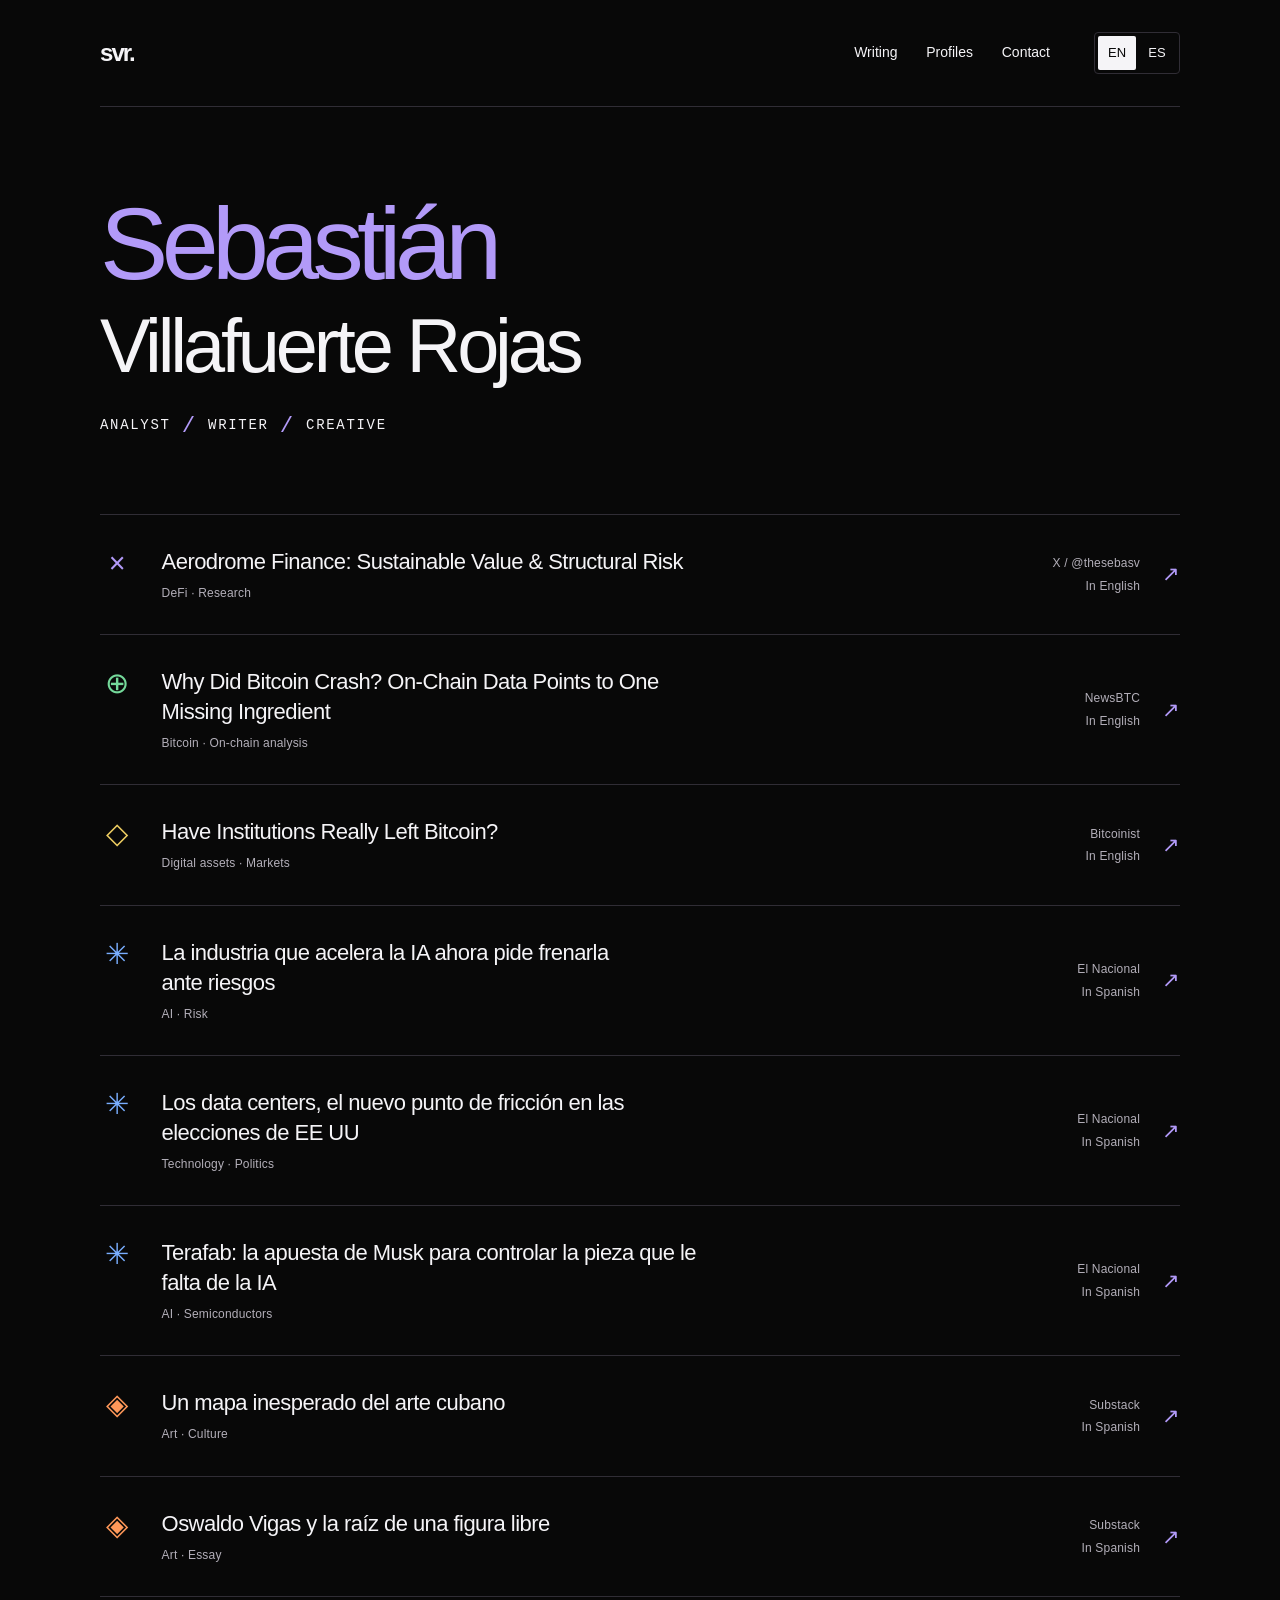
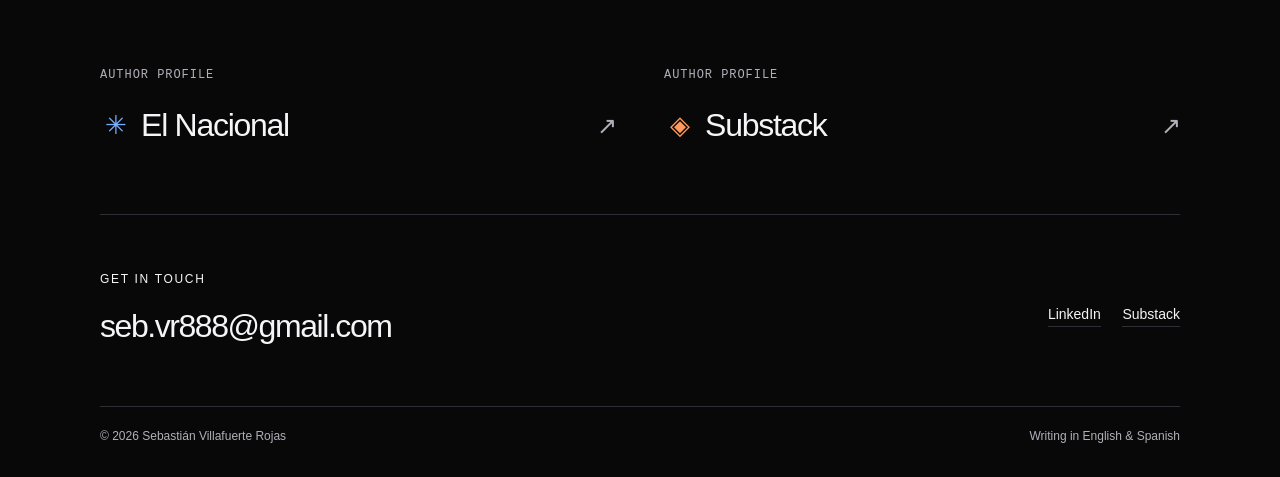
<file: index.html>
<!doctype html>
<html lang="en">
<head>
  <meta charset="utf-8">
  <meta name="viewport" content="width=device-width, initial-scale=1">
  <meta name="description" content="Selected writing by Sebastián Villafuerte Rojas. Technology, digital assets, art and culture. In English and Spanish.">
  <meta name="theme-color" content="#080808">
  <meta property="og:type" content="website">
  <meta property="og:title" content="Sebastián Villafuerte Rojas — Writing & research">
  <meta property="og:description" content="Selected writing by Sebastián Villafuerte Rojas. Technology, digital assets, art and culture. In English and Spanish.">
  <meta property="og:locale" content="en_US">
  <meta name="twitter:card" content="summary">
  <title>Sebastián Villafuerte Rojas — Writing & research</title>
  <link rel="icon" href="./favicon.svg" type="image/svg+xml">
  <link rel="alternate" hreflang="en" href="./index.html">
  <link rel="alternate" hreflang="es" href="./es.html">
  <link rel="alternate" hreflang="x-default" href="./index.html">
  <link rel="stylesheet" href="./styles.css?v=4">
</head>
<body id="top">
  <a class="skip" href="#main">Skip to content</a>
  <div class="shell">
    <header class="header">
      <a class="wordmark" href="#top" aria-label="Sebastián Villafuerte Rojas">svr.</a>
      <div class="header-right">
        <nav class="navigation" aria-label="Main navigation">
          <a href="#work">Writing</a>
          <a class="about-link" href="#profiles">Profiles</a>
          <a href="#contact">Contact</a>
        </nav>
        <nav class="language" aria-label="Language">
          <a href="./index.html" lang="en" hreflang="en" aria-label="English" aria-current="page">EN</a>
          <a href="./es.html" lang="es" hreflang="es" aria-label="Español">ES</a>
        </nav>
      </div>
    </header>
    <main id="main" tabindex="-1">
      <section class="hero" aria-labelledby="name">
        <h1 id="name"><span class="first-name">Sebastián</span><span>Villafuerte Rojas</span></h1>
        <p class="intro"><span>Analyst</span><span class="role-divider" aria-hidden="true">/</span><span>Writer</span><span class="role-divider" aria-hidden="true">/</span><span>Creative</span></p>
      </section>
      <section id="work" aria-label="Writing">
        <ul class="works">
      <li>
        <a class="work" href="https://x.com/thesebasv/status/2066897389949002223" hreflang="en">
          <span class="publication-symbol research" aria-hidden="true">×</span>
          <div><h2 class="work-title" lang="en">Aerodrome Finance: Sustainable Value &amp; Structural Risk</h2><span class="work-topic">DeFi · Research</span></div>
          <div class="work-meta"><span>X / @thesebasv</span><span class="original-language">In English</span></div>
          <span class="arrow" aria-hidden="true">↗</span>
        </a>
      </li>
      <li>
        <a class="work" href="https://www.newsbtc.com/bitcoin-news/why-did-bitcoin-crash-on-chain-data-points-to-one-missing-ingredient/" hreflang="en">
          <span class="publication-symbol newsbtc" aria-hidden="true">⊕</span>
          <div><h2 class="work-title" lang="en">Why Did Bitcoin Crash? On-Chain Data Points to One Missing Ingredient</h2><span class="work-topic">Bitcoin · On-chain analysis</span></div>
          <div class="work-meta"><span>NewsBTC</span><span class="original-language">In English</span></div>
          <span class="arrow" aria-hidden="true">↗</span>
        </a>
      </li>
      <li>
        <a class="work" href="https://bitcoinist.com/institutions-really-left-bitcoin-analyst-explains/" hreflang="en">
          <span class="publication-symbol bitcoinist" aria-hidden="true">◇</span>
          <div><h2 class="work-title" lang="en">Have Institutions Really Left Bitcoin?</h2><span class="work-topic">Digital assets · Markets</span></div>
          <div class="work-meta"><span>Bitcoinist</span><span class="original-language">In English</span></div>
          <span class="arrow" aria-hidden="true">↗</span>
        </a>
      </li>
      <li>
        <a class="work" href="https://www.elnacional.com/2026/09/la-industria-que-acelera-la-ia-ahora-pide-frenarla-ante-riesgos/" hreflang="es">
          <span class="publication-symbol nacional" aria-hidden="true">✳</span>
          <div><h2 class="work-title" lang="es">La industria que acelera la IA ahora pide frenarla ante riesgos</h2><span class="work-topic">AI · Risk</span></div>
          <div class="work-meta"><span>El Nacional</span><span class="original-language">In Spanish</span></div>
          <span class="arrow" aria-hidden="true">↗</span>
        </a>
      </li>
      <li>
        <a class="work" href="https://www.elnacional.com/2026/09/los-data-centers-el-nuevo-punto-de-friccion-en-las-elecciones-de-ee-uu/" hreflang="es">
          <span class="publication-symbol nacional" aria-hidden="true">✳</span>
          <div><h2 class="work-title" lang="es">Los data centers, el nuevo punto de fricción en las elecciones de EE UU</h2><span class="work-topic">Technology · Politics</span></div>
          <div class="work-meta"><span>El Nacional</span><span class="original-language">In Spanish</span></div>
          <span class="arrow" aria-hidden="true">↗</span>
        </a>
      </li>
      <li>
        <a class="work" href="https://www.elnacional.com/2026/08/terafab-la-apuesta-de-musk-para-controlar-la-pieza-que-le-falta-de-la-ia/" hreflang="es">
          <span class="publication-symbol nacional" aria-hidden="true">✳</span>
          <div><h2 class="work-title" lang="es">Terafab: la apuesta de Musk para controlar la pieza que le falta de la IA</h2><span class="work-topic">AI · Semiconductors</span></div>
          <div class="work-meta"><span>El Nacional</span><span class="original-language">In Spanish</span></div>
          <span class="arrow" aria-hidden="true">↗</span>
        </a>
      </li>
      <li>
        <a class="work" href="https://soysebastian888.substack.com/p/un-mapa-inesperado-del-arte-cubano" hreflang="es">
          <span class="publication-symbol substack" aria-hidden="true">◈</span>
          <div><h2 class="work-title" lang="es">Un mapa inesperado del arte cubano</h2><span class="work-topic">Art · Culture</span></div>
          <div class="work-meta"><span>Substack</span><span class="original-language">In Spanish</span></div>
          <span class="arrow" aria-hidden="true">↗</span>
        </a>
      </li>
      <li>
        <a class="work" href="https://soysebastian888.substack.com/p/oswaldo-vigas-y-la-raiz-de-una-figura" hreflang="es">
          <span class="publication-symbol substack" aria-hidden="true">◈</span>
          <div><h2 class="work-title" lang="es">Oswaldo Vigas y la raíz de una figura libre</h2><span class="work-topic">Art · Essay</span></div>
          <div class="work-meta"><span>Substack</span><span class="original-language">In Spanish</span></div>
          <span class="arrow" aria-hidden="true">↗</span>
        </a>
      </li>
        </ul>
      </section>
      <nav class="profiles" id="profiles" aria-label="Profiles">
        <a class="profile-link" href="https://www.elnacional.com/author/sebastian-villafuerte/">
          <span class="profile-caption">Author profile</span>
          <span class="profile-name"><span class="publication-symbol nacional" aria-hidden="true">✳</span>El Nacional<span class="profile-arrow" aria-hidden="true">↗</span></span>
        </a>
        <a class="profile-link" href="https://soysebastian888.substack.com/">
          <span class="profile-caption">Author profile</span>
          <span class="profile-name"><span class="publication-symbol substack" aria-hidden="true">◈</span>Substack<span class="profile-arrow" aria-hidden="true">↗</span></span>
        </a>
      </nav>
      <section class="contact" id="contact" aria-labelledby="contact-heading">
        <div><h2 class="section-title" id="contact-heading">Get in touch</h2><a class="email" href="mailto:seb.vr888@gmail.com">seb.vr888@gmail.com</a></div>
        <nav class="social" aria-label="Contact">
          <a href="https://www.linkedin.com/in/sebastian-villafuerte/">LinkedIn</a>
          <a href="https://soysebastian888.substack.com/">Substack</a>
        </nav>
      </section>
    </main>
    <footer class="footer"><span>© 2026 Sebastián Villafuerte Rojas</span><span>Writing in English & Spanish</span></footer>
  </div>
</body>
</html>
</file>
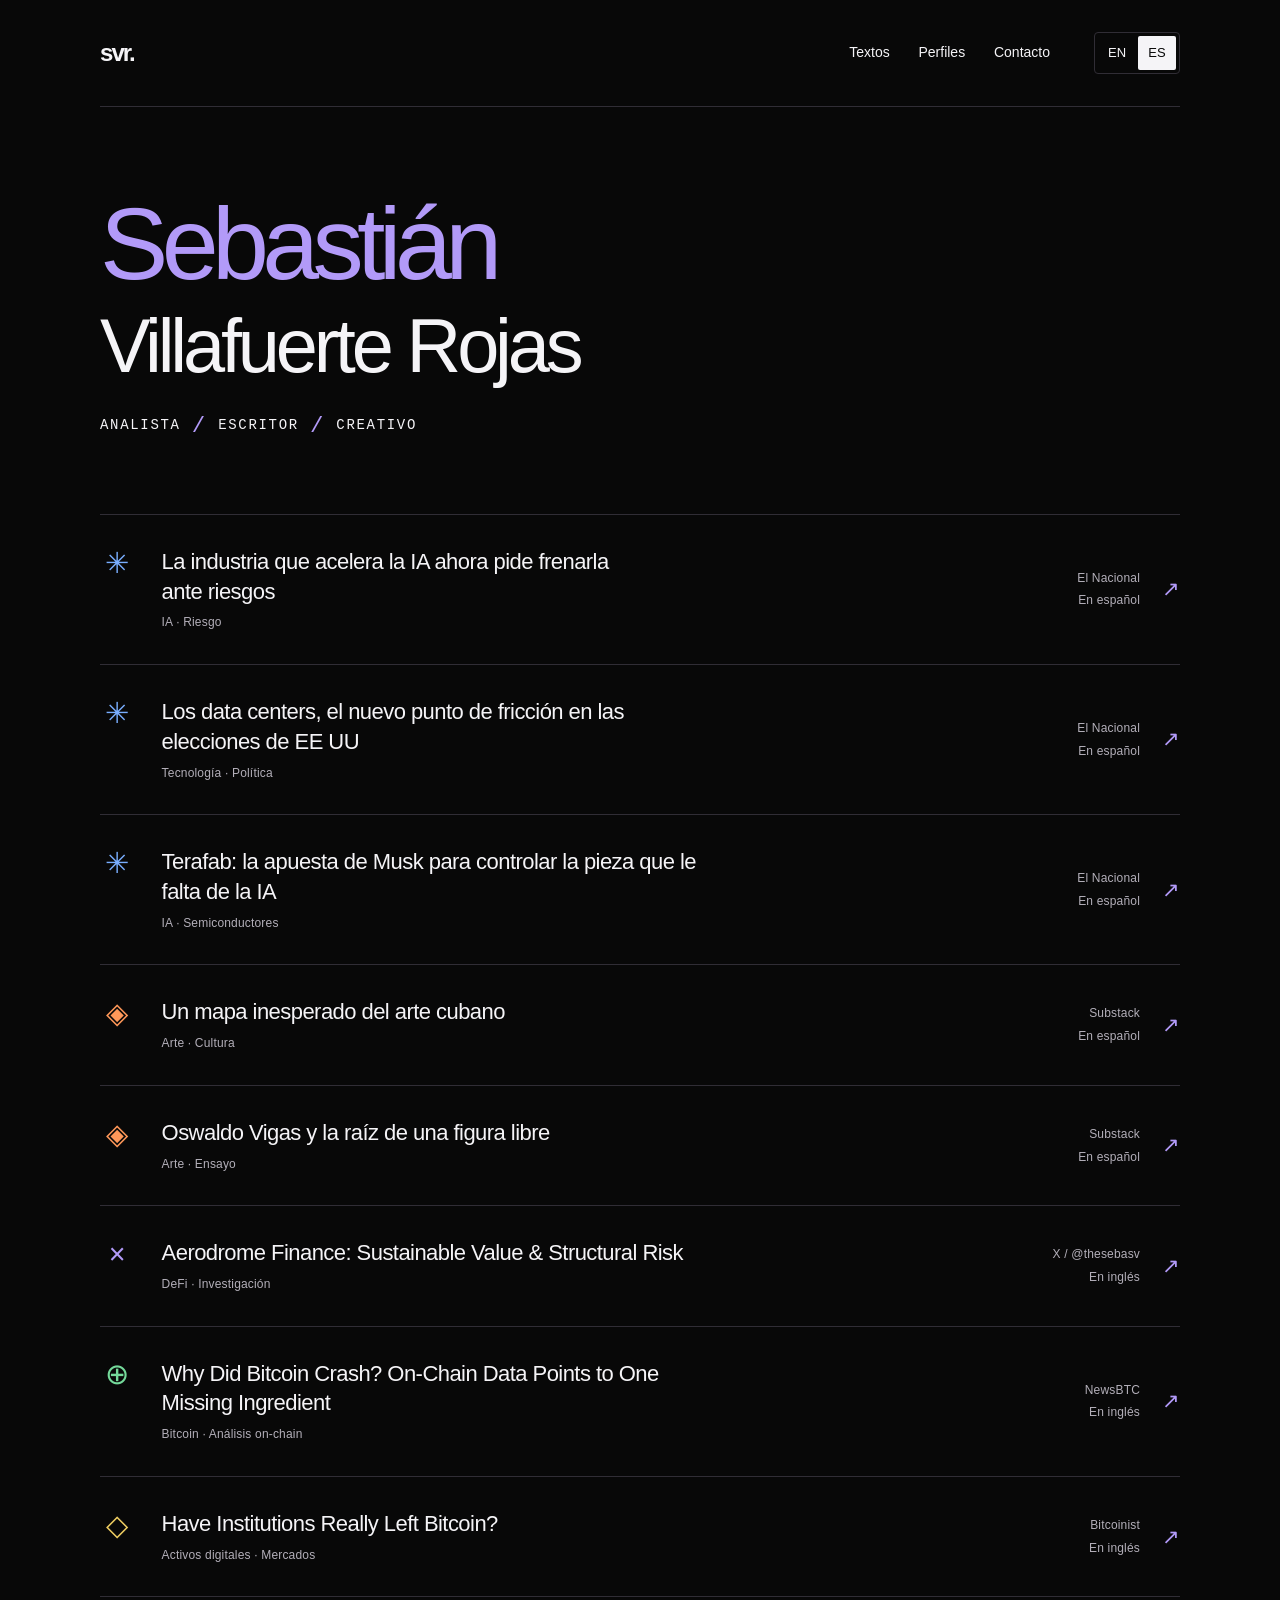
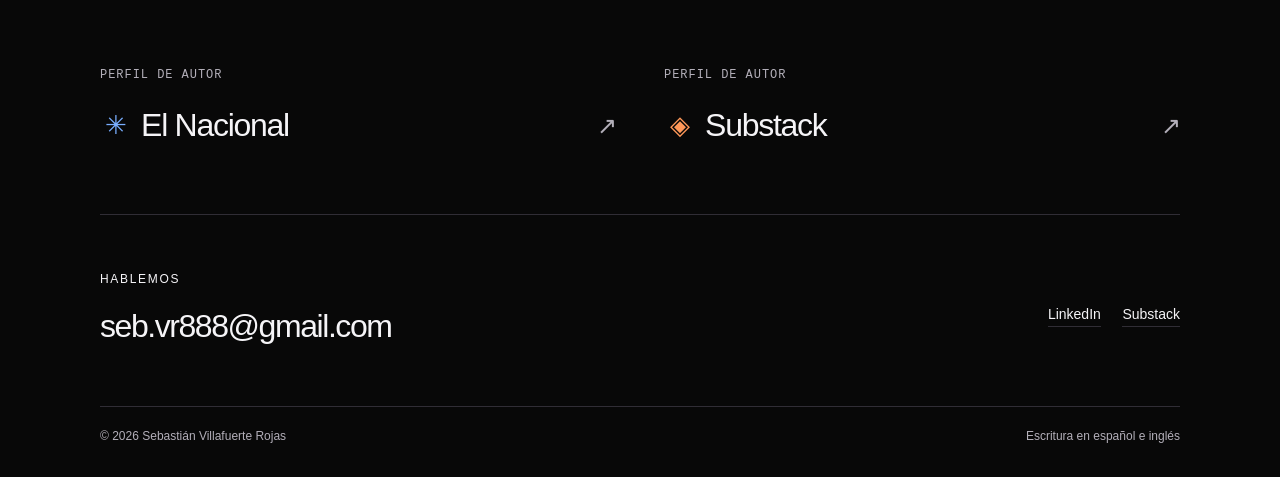
<file: es.html>
<!doctype html>
<html lang="es">
<head>
  <meta charset="utf-8">
  <meta name="viewport" content="width=device-width, initial-scale=1">
  <meta name="description" content="Textos seleccionados de Sebastián Villafuerte Rojas. Tecnología, activos digitales, arte y cultura. En inglés y español.">
  <meta name="theme-color" content="#080808">
  <meta property="og:type" content="website">
  <meta property="og:title" content="Sebastián Villafuerte Rojas — Escritura e investigación">
  <meta property="og:description" content="Textos seleccionados de Sebastián Villafuerte Rojas. Tecnología, activos digitales, arte y cultura. En inglés y español.">
  <meta property="og:locale" content="es_ES">
  <meta name="twitter:card" content="summary">
  <title>Sebastián Villafuerte Rojas — Escritura e investigación</title>
  <link rel="icon" href="./favicon.svg" type="image/svg+xml">
  <link rel="alternate" hreflang="en" href="./index.html">
  <link rel="alternate" hreflang="es" href="./es.html">
  <link rel="alternate" hreflang="x-default" href="./index.html">
  <link rel="stylesheet" href="./styles.css?v=4">
</head>
<body id="top">
  <a class="skip" href="#main">Saltar al contenido</a>
  <div class="shell">
    <header class="header">
      <a class="wordmark" href="#top" aria-label="Sebastián Villafuerte Rojas">svr.</a>
      <div class="header-right">
        <nav class="navigation" aria-label="Navegación principal">
          <a href="#work">Textos</a>
          <a class="about-link" href="#profiles">Perfiles</a>
          <a href="#contact">Contacto</a>
        </nav>
        <nav class="language" aria-label="Idioma">
          <a href="./index.html" lang="en" hreflang="en" aria-label="English">EN</a>
          <a href="./es.html" lang="es" hreflang="es" aria-label="Español" aria-current="page">ES</a>
        </nav>
      </div>
    </header>
    <main id="main" tabindex="-1">
      <section class="hero" aria-labelledby="name">
        <h1 id="name"><span class="first-name">Sebastián</span><span>Villafuerte Rojas</span></h1>
        <p class="intro"><span>Analista</span><span class="role-divider" aria-hidden="true">/</span><span>Escritor</span><span class="role-divider" aria-hidden="true">/</span><span>Creativo</span></p>
      </section>
      <section id="work" aria-label="Textos">
        <ul class="works">
      <li>
        <a class="work" href="https://www.elnacional.com/2026/09/la-industria-que-acelera-la-ia-ahora-pide-frenarla-ante-riesgos/" hreflang="es">
          <span class="publication-symbol nacional" aria-hidden="true">✳</span>
          <div><h2 class="work-title" lang="es">La industria que acelera la IA ahora pide frenarla ante riesgos</h2><span class="work-topic">IA · Riesgo</span></div>
          <div class="work-meta"><span>El Nacional</span><span class="original-language">En español</span></div>
          <span class="arrow" aria-hidden="true">↗</span>
        </a>
      </li>
      <li>
        <a class="work" href="https://www.elnacional.com/2026/09/los-data-centers-el-nuevo-punto-de-friccion-en-las-elecciones-de-ee-uu/" hreflang="es">
          <span class="publication-symbol nacional" aria-hidden="true">✳</span>
          <div><h2 class="work-title" lang="es">Los data centers, el nuevo punto de fricción en las elecciones de EE UU</h2><span class="work-topic">Tecnología · Política</span></div>
          <div class="work-meta"><span>El Nacional</span><span class="original-language">En español</span></div>
          <span class="arrow" aria-hidden="true">↗</span>
        </a>
      </li>
      <li>
        <a class="work" href="https://www.elnacional.com/2026/08/terafab-la-apuesta-de-musk-para-controlar-la-pieza-que-le-falta-de-la-ia/" hreflang="es">
          <span class="publication-symbol nacional" aria-hidden="true">✳</span>
          <div><h2 class="work-title" lang="es">Terafab: la apuesta de Musk para controlar la pieza que le falta de la IA</h2><span class="work-topic">IA · Semiconductores</span></div>
          <div class="work-meta"><span>El Nacional</span><span class="original-language">En español</span></div>
          <span class="arrow" aria-hidden="true">↗</span>
        </a>
      </li>
      <li>
        <a class="work" href="https://soysebastian888.substack.com/p/un-mapa-inesperado-del-arte-cubano" hreflang="es">
          <span class="publication-symbol substack" aria-hidden="true">◈</span>
          <div><h2 class="work-title" lang="es">Un mapa inesperado del arte cubano</h2><span class="work-topic">Arte · Cultura</span></div>
          <div class="work-meta"><span>Substack</span><span class="original-language">En español</span></div>
          <span class="arrow" aria-hidden="true">↗</span>
        </a>
      </li>
      <li>
        <a class="work" href="https://soysebastian888.substack.com/p/oswaldo-vigas-y-la-raiz-de-una-figura" hreflang="es">
          <span class="publication-symbol substack" aria-hidden="true">◈</span>
          <div><h2 class="work-title" lang="es">Oswaldo Vigas y la raíz de una figura libre</h2><span class="work-topic">Arte · Ensayo</span></div>
          <div class="work-meta"><span>Substack</span><span class="original-language">En español</span></div>
          <span class="arrow" aria-hidden="true">↗</span>
        </a>
      </li>
      <li>
        <a class="work" href="https://x.com/thesebasv/status/2066897389949002223" hreflang="en">
          <span class="publication-symbol research" aria-hidden="true">×</span>
          <div><h2 class="work-title" lang="en">Aerodrome Finance: Sustainable Value &amp; Structural Risk</h2><span class="work-topic">DeFi · Investigación</span></div>
          <div class="work-meta"><span>X / @thesebasv</span><span class="original-language">En inglés</span></div>
          <span class="arrow" aria-hidden="true">↗</span>
        </a>
      </li>
      <li>
        <a class="work" href="https://www.newsbtc.com/bitcoin-news/why-did-bitcoin-crash-on-chain-data-points-to-one-missing-ingredient/" hreflang="en">
          <span class="publication-symbol newsbtc" aria-hidden="true">⊕</span>
          <div><h2 class="work-title" lang="en">Why Did Bitcoin Crash? On-Chain Data Points to One Missing Ingredient</h2><span class="work-topic">Bitcoin · Análisis on-chain</span></div>
          <div class="work-meta"><span>NewsBTC</span><span class="original-language">En inglés</span></div>
          <span class="arrow" aria-hidden="true">↗</span>
        </a>
      </li>
      <li>
        <a class="work" href="https://bitcoinist.com/institutions-really-left-bitcoin-analyst-explains/" hreflang="en">
          <span class="publication-symbol bitcoinist" aria-hidden="true">◇</span>
          <div><h2 class="work-title" lang="en">Have Institutions Really Left Bitcoin?</h2><span class="work-topic">Activos digitales · Mercados</span></div>
          <div class="work-meta"><span>Bitcoinist</span><span class="original-language">En inglés</span></div>
          <span class="arrow" aria-hidden="true">↗</span>
        </a>
      </li>
        </ul>
      </section>
      <nav class="profiles" id="profiles" aria-label="Perfiles">
        <a class="profile-link" href="https://www.elnacional.com/author/sebastian-villafuerte/">
          <span class="profile-caption">Perfil de autor</span>
          <span class="profile-name"><span class="publication-symbol nacional" aria-hidden="true">✳</span>El Nacional<span class="profile-arrow" aria-hidden="true">↗</span></span>
        </a>
        <a class="profile-link" href="https://soysebastian888.substack.com/">
          <span class="profile-caption">Perfil de autor</span>
          <span class="profile-name"><span class="publication-symbol substack" aria-hidden="true">◈</span>Substack<span class="profile-arrow" aria-hidden="true">↗</span></span>
        </a>
      </nav>
      <section class="contact" id="contact" aria-labelledby="contact-heading">
        <div><h2 class="section-title" id="contact-heading">Hablemos</h2><a class="email" href="mailto:seb.vr888@gmail.com">seb.vr888@gmail.com</a></div>
        <nav class="social" aria-label="Contacto">
          <a href="https://www.linkedin.com/in/sebastian-villafuerte/">LinkedIn</a>
          <a href="https://soysebastian888.substack.com/">Substack</a>
        </nav>
      </section>
    </main>
    <footer class="footer"><span>© 2026 Sebastián Villafuerte Rojas</span><span>Escritura en español e inglés</span></footer>
  </div>
</body>
</html>
</file>
<file: styles.css>
/* Shared by both language editions. No external fonts or dependencies. */
:root{color-scheme:dark;--paper:#080808;--ink:#f5f4f7;--muted:#b3afb9;--line:#302d35;--accent:#b29af8;--serif:Georgia,'Times New Roman',serif;--sans:-apple-system,BlinkMacSystemFont,'Segoe UI',Helvetica,Arial,sans-serif}
*{box-sizing:border-box}
html{scroll-behavior:smooth;scroll-padding-top:2rem}
body{margin:0;background:var(--paper);color:var(--ink);font-family:var(--sans);font-size:1rem;line-height:1.55;-webkit-font-smoothing:antialiased}
::selection{background:#b29af8;color:#080808}
a{color:inherit;text-decoration:none}
a:focus-visible{outline:2px solid var(--accent);outline-offset:6px;border-radius:1px}
a:hover{color:var(--accent)}
.shell{width:min(100% - 7rem,1080px);margin-inline:auto}
.skip{position:absolute;top:1rem;left:1rem;padding:.65rem 1rem;background:var(--ink);color:var(--paper);transform:translateY(-180%);z-index:10}
.skip:focus{transform:translateY(0)}
.header{display:flex;flex-wrap:wrap;justify-content:space-between;align-items:center;padding-block:2rem;border-bottom:1px solid var(--line);gap:2rem}
.wordmark{font-family:var(--serif);font-size:1.6rem;letter-spacing:-.08em;padding-right:.15em}
.header-right,.navigation,.language{display:flex;align-items:center}
.header-right{gap:2.75rem;flex-wrap:wrap}
.navigation{gap:1.8rem;font-size:.875rem;flex-wrap:wrap}
.language{border:1px solid var(--line);padding:3px;border-radius:4px;gap:2px;font-size:.8125rem}
.language a{min-width:38px;min-height:34px;display:grid;place-items:center;border-radius:2px}
.language a[aria-current=page]{background:var(--ink);color:var(--paper)}
.hero{padding-block:5.25rem 5.5rem}
.eyebrow,.section-title{font-size:.75rem;font-weight:500;text-transform:uppercase;letter-spacing:.14em}
.eyebrow{margin:0 0 1.3rem;color:var(--muted)}
h1{font-family:var(--serif);font-size:clamp(3rem,6.9vw,5.8rem);font-weight:400;line-height:1.05;letter-spacing:-.055em;margin:0}
h1 span{display:block}
h1 .first-name{color:var(--accent)}
.intro{margin:1.7rem 0 0;font-size:1.125rem;color:var(--ink);max-width:32rem}
.section-head{display:flex;justify-content:space-between;align-items:baseline;gap:1rem;padding-bottom:1.25rem}
.section-title{margin:0}
.section-note{font-size:.8125rem;color:var(--muted);margin:0}
.works{list-style:none;padding:0;margin:0;border-top:1px solid var(--ink)}
.work{display:grid;grid-template-columns:2.6rem minmax(0,1fr) 9rem 1.25rem;align-items:center;gap:1.25rem;padding:1.75rem 0;border-bottom:1px solid var(--line);transition:background-color .18s ease,color .18s ease}
.work:hover{background:#15111e}
.work-number{font-size:.75rem;font-variant-numeric:tabular-nums;color:var(--muted);align-self:start;padding-top:.4rem}
.work-title{font-family:var(--serif);font-size:1.5rem;font-weight:400;line-height:1.3;letter-spacing:-.02em;margin:0;max-width:35rem;text-wrap:pretty}
.work-topic{display:block;margin-top:.45rem;color:var(--muted);font-size:.8125rem}
.work-meta{font-size:.8125rem;color:var(--muted);text-align:right;align-self:center}
.work-meta span{display:block}
.work-meta .original-language{font-size:.75rem;margin-top:.25rem}
.arrow{font-size:1.3rem;color:var(--accent);text-align:right}
.about{display:grid;grid-template-columns:1fr 3fr;gap:2rem;padding-block:5rem;border-bottom:1px solid var(--line)}
.about .section-title{padding-top:.4rem}
.bio{font-size:1.125rem;max-width:39rem;margin:0;line-height:1.65;text-wrap:pretty}
.credits{display:flex;flex-wrap:wrap;gap:.4rem 1.35rem;margin:1.4rem 0 0;color:var(--muted);font-size:.875rem}
.credits a,.social a{border-bottom:1px solid var(--line)}
.contact{display:flex;align-items:start;justify-content:space-between;gap:2rem;padding-block:3.4rem}
.contact .section-title{margin-bottom:.85rem}
.email{font-family:var(--serif);font-size:clamp(1.4rem,3.5vw,2.25rem);letter-spacing:-.03em;overflow-wrap:anywhere}
.social{display:flex;flex-wrap:wrap;gap:1.35rem;font-size:.875rem;padding-top:2.15rem}
.footer{display:flex;justify-content:space-between;gap:1rem;flex-wrap:wrap;padding:1.25rem 0 2rem;border-top:1px solid var(--line);color:var(--muted);font-size:.75rem}
@media(min-width:1300px){.hero{padding-top:6rem}}
@media(max-width:700px){.shell{width:calc(100% - 2.5rem)}.header{padding-block:1.3rem;gap:1rem}.header-right{gap:1.25rem}.navigation{gap:1rem}.navigation .about-link{display:none}.hero{padding-block:3.6rem 3.75rem}h1{font-size:clamp(2.7rem,10vw,4.5rem)}.intro{font-size:1rem;max-width:23rem}.work{grid-template-columns:1.3rem minmax(0,1fr) 1rem;column-gap:.8rem;row-gap:.55rem;padding-block:1.35rem}.work-title{font-size:1.3rem}.work-meta{grid-column:2;grid-row:2;text-align:left;display:flex;gap:.7rem;align-items:center}.work-meta .original-language{margin:0}.arrow{grid-column:3;grid-row:1}.about{grid-template-columns:1fr;padding-block:3.25rem;gap:1.4rem}.bio{font-size:1rem}.contact{flex-direction:column;padding-block:2.75rem;gap:1.2rem}.social{padding-top:0}.section-note{font-size:.75rem}}
@media(max-width:380px){.navigation{gap:.65rem}.header-right{gap:.75rem}.language a{min-width:32px}.section-head{align-items:start;flex-direction:column;gap:.4rem}}
@media(prefers-reduced-motion:reduce){html{scroll-behavior:auto}.work{transition:none}}
@media print{.skip,.navigation,.language,.arrow{display:none}.shell{width:100%}.hero{padding-block:2rem}.about{padding-block:2rem}.work{break-inside:avoid}.contact{padding-block:2rem}}

/* Graphic editorial identity: restrained typography, publication-specific symbols. */
:root{--sans:'Helvetica Neue',Helvetica,Arial,sans-serif;--mono:'SFMono-Regular',Consolas,'Liberation Mono',monospace;--nacional:#79aeff;--substack:#ff9859;--newsbtc:#74d99a;--bitcoinist:#efce62}
.wordmark{font-family:var(--sans);font-weight:600;font-size:1.5rem;letter-spacing:-.08em}
.hero{padding-block:5.4rem 4.8rem}
h1{font-family:var(--sans);font-weight:500;font-size:clamp(3.2rem,8vw,7rem);line-height:.99;letter-spacing:-.065em}
h1 .first-name{color:var(--accent)}
h1 span+span{font-size:.74em;margin-top:.17em;letter-spacing:-.055em}
.intro{display:flex;align-items:center;flex-wrap:wrap;gap:.8em;margin-top:2rem;font-family:var(--mono);font-size:.875rem;letter-spacing:.12em;text-transform:uppercase}
.role-divider{color:var(--accent);font-size:1.6em;line-height:1;font-weight:400}
.works{border-top-color:var(--line)}
.work{grid-template-columns:2.6rem minmax(0,1fr) 9rem 1.25rem;padding-block:2rem}
.work-title{font-family:var(--sans);font-size:1.375rem;font-weight:400;letter-spacing:-.025em;line-height:1.35}
.publication-symbol{font-family:Arial,sans-serif;display:inline-flex;align-items:center;justify-content:center;width:1.2em;font-size:1.8rem;line-height:1;flex-shrink:0}
.work>.publication-symbol{align-self:start;margin-top:.06em}
.nacional{color:var(--nacional)}.substack{color:var(--substack)}.newsbtc{color:var(--newsbtc)}.bitcoinist{color:var(--bitcoinist)}.research{color:var(--accent)}
.work-meta,.work-topic{font-size:.75rem;letter-spacing:.015em}
.work:hover .work-title{text-decoration:underline;text-decoration-thickness:1px;text-underline-offset:.25em}
.profiles{display:grid;grid-template-columns:1fr 1fr;gap:3rem;padding-block:4rem;border-bottom:1px solid var(--line)}
.profile-link{display:block;min-width:0}
.profile-caption{font-family:var(--mono);font-size:.75rem;letter-spacing:.08em;text-transform:uppercase;color:var(--muted)}
.profile-name{display:flex;align-items:center;gap:.65rem;font-size:clamp(1.5rem,3vw,2rem);letter-spacing:-.04em;margin-top:.9rem}
.profile-name .publication-symbol{font-size:1.6rem}
.profile-arrow{margin-left:auto;color:var(--muted);font-size:1.5rem}
.profile-link:hover .profile-arrow{color:var(--accent)}
.email{font-family:var(--sans);font-weight:400;font-size:clamp(1.3rem,3vw,2rem);letter-spacing:-.045em}
@media(max-width:700px){.hero{padding-block:3.5rem 3.25rem}h1{font-size:clamp(3.1rem,12vw,5.7rem)}h1 span+span{font-size:.69em}.intro{font-size:.75rem;gap:.65em;margin-top:1.7rem}.work{grid-template-columns:1.4rem minmax(0,1fr) 1rem;gap:.6rem .9rem;padding-block:1.5rem}.work-title{font-size:1.1875rem}.work>.publication-symbol{font-size:1.45rem}.profiles{gap:2.25rem;padding-block:3rem}.profile-name{font-size:1.45rem;flex-wrap:wrap;gap:.5rem}.profile-name .publication-symbol{font-size:1.25rem}.profile-arrow{font-size:1.15rem}.profile-caption{font-size:.75rem}.work-meta{flex-wrap:wrap}}
@media(max-width:480px){.profiles{grid-template-columns:1fr;gap:2rem}.profile-name{font-size:1.6rem}}
</file>
